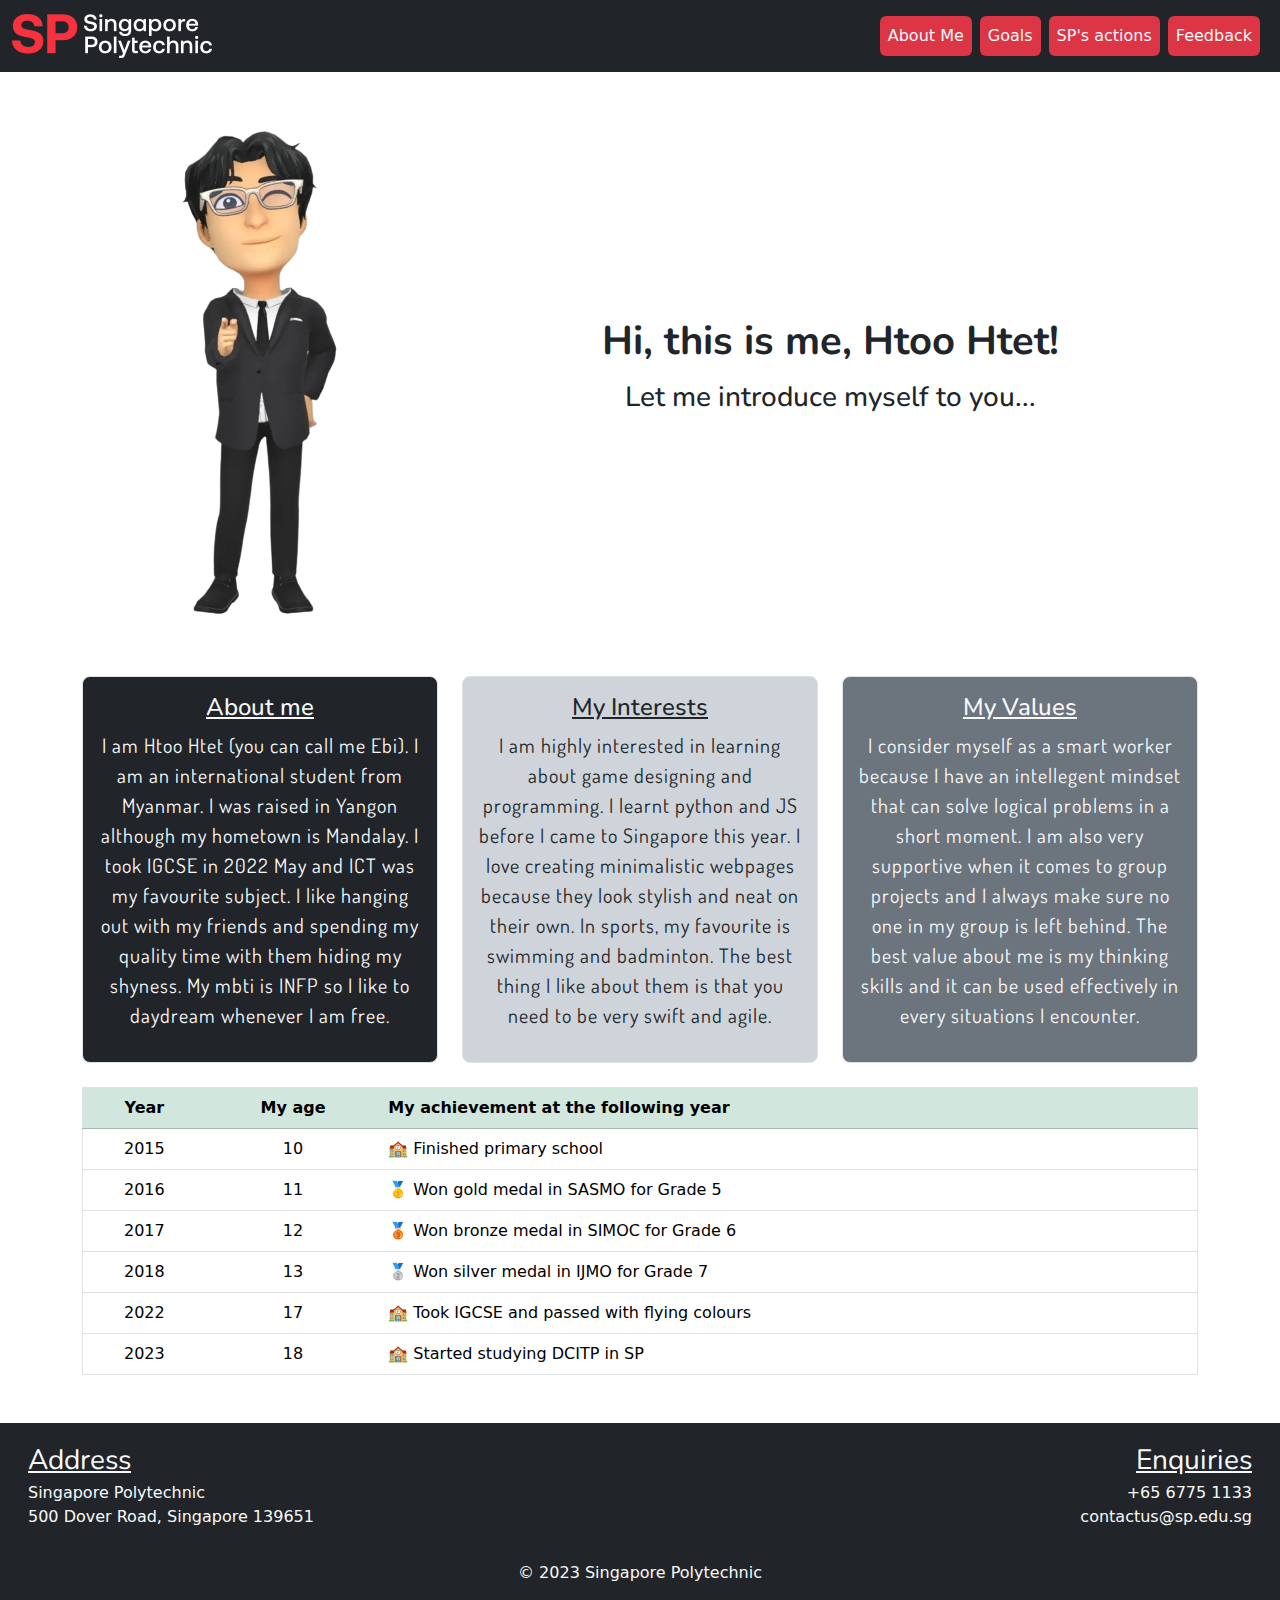
<file: index.html>
<!DOCTYPE html>
<html lang="en">
    <head>
        <meta charset="UTF-8">
        <meta http-equiv="X-UA-Compatible" content="IE=edge">
        <meta name="viewport" content="width=device-width, initial-scale=1.0">
        <title>About ME</title>
        <link href="https://cdn.jsdelivr.net/npm/bootstrap@5.3.0/dist/css/bootstrap.min.css" rel="stylesheet">
        <script src="https://cdn.jsdelivr.net/npm/bootstrap@5.3.0/dist/js/bootstrap.bundle.min.js"></script>
        <link rel="stylesheet" href="css/layout.css">
    </head>
    <body>
        <nav class="navbar navbar-expand-md bg-dark navbar-dark sticky-top">
            <div class="container-fluid">
                <a class="navbar-brand" href="#">
                    <img src="images/splogo.png" alt="SP logo">
                </a>
                <button class="navbar-toggler" type="button" data-bs-toggle="collapse" data-bs-target="#navbar">
                    <span class="navbar-toggler-icon"></span>
                </button>
                <div class="collapse navbar-collapse m-1" id="navbar">
                    <ul class="navbar-nav text-center ms-auto">
                        <li class="nav-item"><a class="nav-link rounded bg-danger text-light text-center m-1" href="#" >About Me</a></li>
                        <li class="nav-item"><a class="nav-link rounded bg-danger text-light text-center m-1" href="html/goals.html">Goals</a></li>
                        <li class="nav-item"><a class="nav-link rounded bg-danger text-light text-center m-1" href="html/actions.html">SP's actions</a></li>
                        <li class="nav-item"><a class="nav-link rounded bg-danger text-light text-center m-1" href="html/feedback.html">Feedback</a></li>
                    </ul>
                </div>
            </div>
        </nav>

        <div class="container mt-5">
            <div class="row row-cols-1 row-cols-2">
                <div class="col-12 col-md-4 text-center">
                    <img src="images/me.png" class="img-fluid">
                </div>
                <div class="col-12 col-md-8 text-center align-self-center">
                    <h1 class="pt-3 pt-md-0 pb-2 h1"><strong>Hi, this is me, Htoo Htet!</strong></h1>
                    <h3 class="pb-3 pb-md-0 h3">
                        Let me introduce myself to you...
                    </h3>
                </div>
            </div>
            <div class="row row-cols-1 row-cols-md-2 row-cols-xl-3 mt-md-5 justify-content-md-center">
                <div class="col col-md-12 col-xl-4 my-2">
                    <div class="bg-dark text-light border rounded-3 text-center p-3">
                        <h4 class="h4"><u>About me</u></h4>
                        <p class="fs-5">
                            I am Htoo Htet (you can call me Ebi).
                            I am an international student from Myanmar.
                            I was raised in Yangon although my hometown is Mandalay.
                            I took IGCSE in 2022 May and ICT was my favourite subject.
                            I like hanging out with my friends and spending my quality time with them hiding my shyness.
                            My mbti is INFP so I like to daydream whenever I am free.
                        </p>
                    </div>
                </div>
                <div class="col my-2">
                    <div class="bg-dark-subtle text-dark border rounded-3 text-center p-3">
                        <h4 class="h4"><u>My Interests</u></h4>
                        <p class="fs-5">
                            I am highly interested in learning about game designing and programming.
                            I learnt python and JS before I came to Singapore this year.
                            I love creating minimalistic webpages because they look stylish and neat on their own.
                            In sports, my favourite is swimming and badminton.
                            The best thing I like about them is that you need to be very swift and agile.
                        </p>
                    </div>
                </div>
                <div class="col mt-2">
                    <div class="bg-secondary text-light border rounded-3 text-center p-3">
                        <h4 class="h4"><u>My Values</u></h4>
                        <p class="fs-5">
                            I consider myself as a smart worker because I have an intellegent mindset that can solve logical problems in a short moment.
                            I am also very supportive when it comes to group projects and I always make sure no one in my group is left behind.
                            The best value about me is my thinking skills and it can be used effectively in every situations I encounter.
                        </p>
                    </div>
                </div>
            </div>
        </div>

        <div class="container mt-3 mb-5 text-center justify-content-center">
            <table class="table table-responsive table-hover border">
                <thead class="table-success">
                    <tr>
                        <th>Year</th>
                        <th>My age</th>
                        <th class="text-start">My achievement at the following year</th>
                    </tr>
                </thead>
                <tbody>
                    <tr>
                        <td>2015</td>
                        <td>10</td>
                        <td class="text-start">&#127979; Finished primary school</td>
                    </tr>
                    <tr>
                        <td>2016</td>
                        <td>11</td>
                        <td class="text-start">&#129351; Won gold medal in SASMO for Grade 5</td>
                    </tr>
                    <tr>
                        <td>2017</td>
                        <td>12</td>
                        <td class="text-start">&#129353; Won bronze medal in SIMOC for Grade 6</td>
                    </tr>
                    <tr>
                        <td>2018</td>
                        <td>13</td>
                        <td class="text-start">&#129352; Won silver medal in IJMO for Grade 7</td>
                    </tr>
                    <tr>
                        <td>2022</td>
                        <td>17</td>
                        <td class="text-start">&#127979; Took IGCSE and passed with flying colours</td>
                    </tr>
                    <tr>
                        <td>2023</td>
                        <td>18</td>
                        <td class="text-start">&#127979; Started studying DCITP in SP</td>
                    </tr>
                </tbody>
            </table>
        </div>
        
        <footer class="container-fluid bg-dark text-light text-center">
            <div class="row p-3">
                <div class="col text-start">
                    <figcaption><u>Address</u></figcaption>
                    <span>
                        Singapore Polytechnic<br> 
                        500 Dover Road, Singapore 139651
                    </span>
                </div>
                <div class="col text-end">
                    <figcaption><u>Enquiries</u></figcaption>
                    <span>
                        +65 6775 1133<br>
                        contactus@sp.edu.sg
                    </span>
                </div>
            </div>
            <div class="row p-3">
                <div class="col text-center">
                    <span>&#169; 2023 Singapore Polytechnic</span>
                </div>
            </div>
        </footer>
    </body>
</html>
</file>
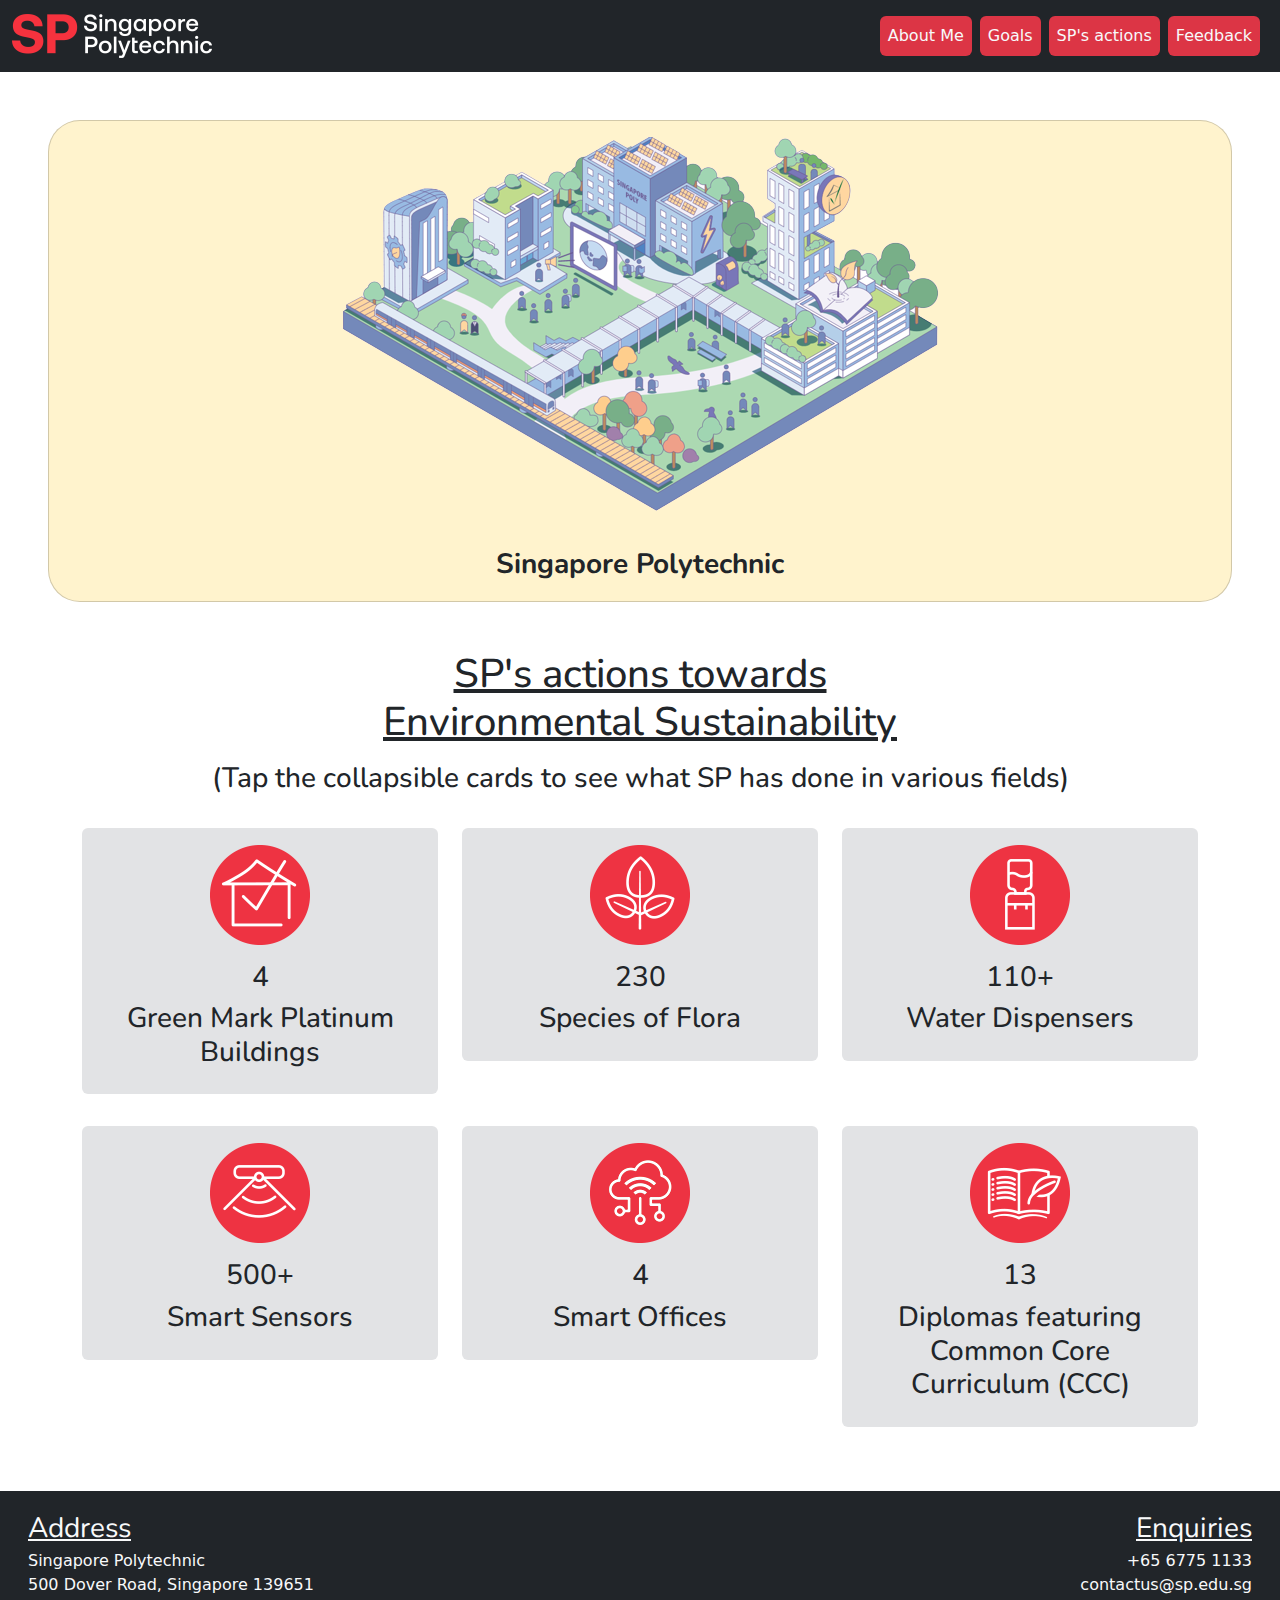
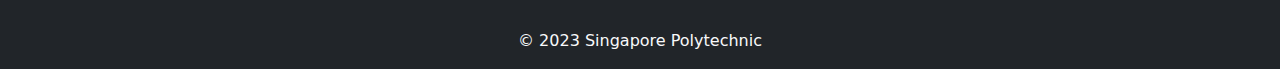
<file: html/actions.html>
<!DOCTYPE html>
<html lang="en">
    <head>
        <meta charset="UTF-8">
        <meta http-equiv="X-UA-Compatible" content="IE=edge">
        <meta name="viewport" content="width=device-width, initial-scale=1.0">
        <title>Actions</title>
        <link href="https://cdn.jsdelivr.net/npm/bootstrap@5.3.0/dist/css/bootstrap.min.css" rel="stylesheet">
        <script src="https://cdn.jsdelivr.net/npm/bootstrap@5.3.0/dist/js/bootstrap.bundle.min.js"></script>
        <link rel="stylesheet" href="../css/layout.css">
    </head>
    <body>
        <nav class="navbar navbar-expand-md bg-dark navbar-dark sticky-top"">
            <div class="container-fluid">
                <a class="navbar-brand" href="#">
                    <img src="../images/splogo.png" alt="SP logo">
                </a>
                <button class="navbar-toggler" type="button" data-bs-toggle="collapse" data-bs-target="#navbar">
                    <span class="navbar-toggler-icon"></span>
                </button>
                <div class="collapse navbar-collapse m-1" id="navbar">
                    <ul class="navbar-nav text-center ms-auto">
                        <li class="nav-item"><a class="nav-link rounded bg-danger text-light text-center m-1" href="../index.html" >About Me</a></li>
                        <li class="nav-item"><a class="nav-link rounded bg-danger text-light text-center m-1" href="goals.html">Goals</a></li>
                        <li class="nav-item"><a class="nav-link rounded bg-danger text-light text-center m-1" href="#">SP's actions</a></li>
                        <li class="nav-item"><a class="nav-link rounded bg-danger text-light text-center m-1" href="feedback.html">Feedback</a></li>
                    </ul>
                </div>
            </div>
        </nav>
        
        <div class="card p-3 m-5  bg-warning-subtle border-1 rounded-5 text-center">
            <figure>
                <img class="img-fluid" src="../images/spmap.png">
                <!-- The above image is credited to "https://www.sp.edu.sg/sp/about-sp/why-sp/sustainability-matters" website -->
            </figure>
            <figcaption><strong>Singapore Polytechnic</strong></figcaption>
        </div>

        <h1 class="h1 text-center"><u>SP's actions towards<br>Environmental Sustainability</u></h1>
        <h3 class="h3 text-center px-4 my-3">(Tap the collapsible cards to see what SP has done in various fields)</h3>

        <div class="container mb-5">
            <div class="row row-cols-1 row-cols-md-2 row-cols-xl-3">
                <div class="col my-3">
                    <div class="card-header p-0 bg-secondary-subtle rounded">
                        <a class="collapsed btn w-100 p-3" data-bs-toggle="collapse" href="#collapse1">
                            <img src="../images/green-mark-buildings.png" class="pb-3">
                            <h3>4</h3>
                            <h4>Green Mark Platinum Buildings</h4>
                        </a>
                    </div>
                    <div id="collapse1" class="collapse">
                        <div class="card-body rounded-bottom bg-danger text-light text-center">
                        <!-- The above image is credited to "https://www.sp.edu.sg/sp/about-sp/why-sp/sustainability-matters" website -->
                        <p class="fs-5 p-3">
                            T18A, T18B, T3B and the SP Sports Arena have been 
                            certified Green Mark Platinum with on-going 
                            efforts to certify all 22 buildings in SP by 2025.
                            <!-- The above text is credited to "https://www.sp.edu.sg/sp/about-sp/why-sp/sustainability-matters" website -->
                        </p>
                        </div>
                    </div>
                </div>
                <div class="col my-3">
                    <div class="card-header p-0 bg-secondary-subtle rounded">
                        <a class="collapsed btn w-100 p-3" data-bs-toggle="collapse" href="#collapse2">
                            <img src="../images/flora.png" class="pb-3">
                            <!-- The above image is credited to "https://www.sp.edu.sg/sp/about-sp/why-sp/sustainability-matters" website -->
                            <h3>230</h3>
                            <h4>Species of Flora</h4>
                        </a>
                    </div>
                    <div id="collapse2" class="collapse">
                        <div class="card-body rounded-bottom bg-danger text-light text-center">
                            <p class="fs-5 p-3">
                                SP's lush campus is home to an incredible 
                                biodiversity of plants including our majestic 
                                Brown Woolly Fig Heritage Trees found near Food Court 1.
                                <!-- The above text is credited to "https://www.sp.edu.sg/sp/about-sp/why-sp/sustainability-matters" website -->
                            </p>
                        </div>
                    </div>
                </div>
                <div class="col my-3">
                    <div class="card-header p-0 bg-secondary-subtle rounded">
                        <a class="collapsed btn w-100 p-3" data-bs-toggle="collapse" href="#collapse3">
                            <img src="../images/water-dispensers.png" class="pb-3">
                            <!-- The above image is credited to "https://www.sp.edu.sg/sp/about-sp/why-sp/sustainability-matters" website -->
                            <h3>110+</h3>
                            <h4>Water Dispensers</h4>
                        </a>
                    </div>
                    <div id="collapse3" class="collapse">
                        <div class="card-body rounded-bottom bg-danger text-light text-center">
                            <p class="fs-5 p-3">
                                We cultivate eco-conscious habits by encouraging students 
                                and staff to use water dispensers around campus and 
                                have ceased the use of plastic bottled water at our events.
                                <!-- The above text is credited to "https://www.sp.edu.sg/sp/about-sp/why-sp/sustainability-matters" website -->
                            </p>
                        </div>
                    </div>
                </div>
                <div class="col my-3">
                    <div class="card-header p-0 bg-secondary-subtle rounded">
                        <a class="collapsed btn w-100 p-3" data-bs-toggle="collapse" href="#collapse4">
                            <img src="../images/sensors.png" class="pb-3">
                            <!-- The above image is credited to "https://www.sp.edu.sg/sp/about-sp/why-sp/sustainability-matters" website -->
                            <h3>500+</h3>
                            <h4>Smart Sensors</h4>
                        </a>
                    </div>
                    <div id="collapse4" class="collapse">
                        <div class="card-body rounded-bottom bg-danger text-light text-center">
                            <p class="fs-5 p-3">
                                Many facilities on campus are monitored with smart sensors 
                                to track human traffic and monitor air quality 
                                for the health and well-being of students and staff.
                                <!-- The above text is credited to "https://www.sp.edu.sg/sp/about-sp/why-sp/sustainability-matters" website -->
                            </p>
                        </div>
                    </div>
                </div>
                <div class="col my-3">
                    <div class="card-header p-0 bg-secondary-subtle rounded">
                        <a class="collapsed btn w-100 p-3" data-bs-toggle="collapse" href="#collapse5">
                            <img src="../images/smart-offices-icons.png" class="pb-3">
                            <!-- The above image is credited to "https://www.sp.edu.sg/sp/about-sp/why-sp/sustainability-matters" website -->
                            <h3>4</h3>
                            <h4>Smart Offices</h4>
                        </a>
                    </div>
                    <div id="collapse5" class="collapse">
                        <div class="card-body rounded-bottom bg-danger text-light text-center">
                            <p class="fs-5 p-3">
                                Enhancing the work environment for the health 
                                and well-being of our staff through air quality 
                                and temperature sensors in our offices.
                                <!-- The above text is credited to "https://www.sp.edu.sg/sp/about-sp/why-sp/sustainability-matters" website -->
                            </p>
                        </div>
                    </div>
                </div>
                <div class="col my-3">
                    <div class="card-header p-0 bg-secondary-subtle rounded">
                        <a class="collapsed btn w-100 p-3" data-bs-toggle="collapse" href="#collapse6">
                            <img src="../images/curriculum.png" class="pb-3">
                            <!-- The above image is credited to "https://www.sp.edu.sg/sp/about-sp/why-sp/sustainability-matters" website -->
                            <h3>13</h3>
                            <h4>Diplomas featuring Common Core Curriculum (CCC)</h4>
                        </a>
                    </div>
                    <div id="collapse6" class="collapse">
                        <div class="card-body rounded-bottom bg-danger text-light text-center">
                            <p class="fs-5 p-3">
                                The CCC prepares our students for the green economy 
                                by exposing them to inter-disciplinary learning experiences 
                                and global issues, framed by the SG Green Plan and 
                                the United Nations’ Sustainable Development Goals, where they will learn 
                                to develop prototype sustainability solutions for real-life issues.
                                <!-- The above text is credited to "https://www.sp.edu.sg/sp/about-sp/why-sp/sustainability-matters" website -->
                            </p>
                        </div>
                    </div>
                </div>
            </div>
        </div>
        
        <footer class="container-fluid bg-dark text-light text-center">
            <div class="row p-3">
                <div class="col text-start">
                    <figcaption><u>Address</u></figcaption>
                    <span>
                        Singapore Polytechnic<br> 
                        500 Dover Road, Singapore 139651
                    </span>
                </div>
                <div class="col text-end">
                    <figcaption><u>Enquiries</u></figcaption>
                    <span>
                        +65 6775 1133<br>
                        contactus@sp.edu.sg
                    </span>
                </div>
            </div>
            <div class="row p-3">
                <div class="col text-center">
                    <span>&#169; 2023 Singapore Polytechnic</span>
                </div>
            </div>
        </footer>
    </body>
</html>
</file>
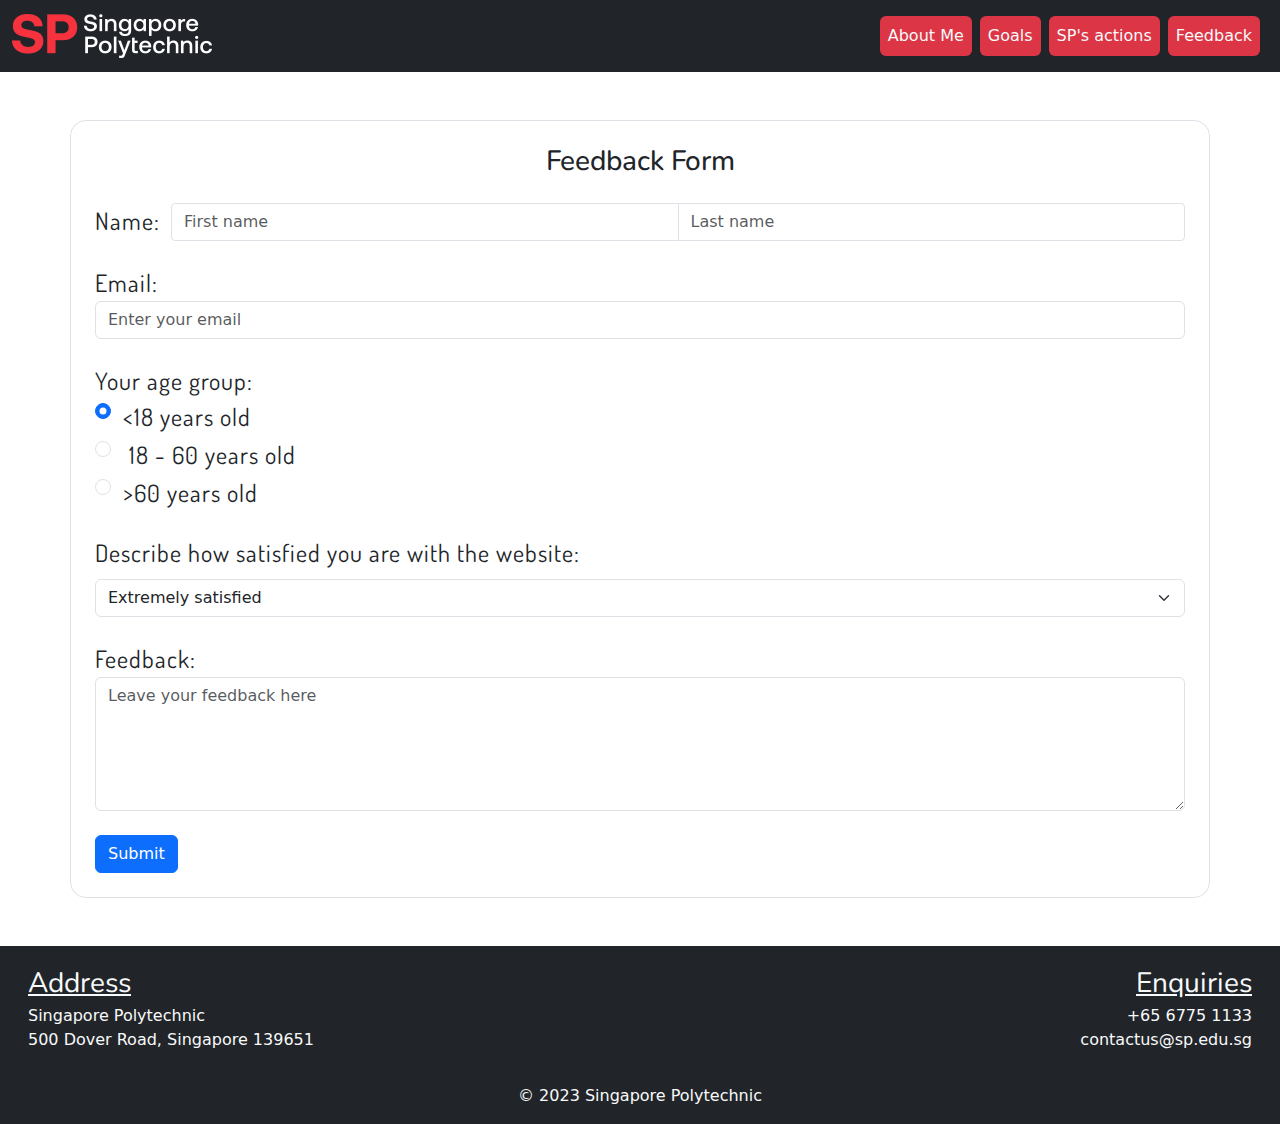
<file: html/feedback.html>
<!DOCTYPE html>
<html lang="en">
    <head>
        <meta charset="UTF-8">
        <meta http-equiv="X-UA-Compatible" content="IE=edge">
        <meta name="viewport" content="width=device-width, initial-scale=1.0">
        <title>Feedback</title>
        <link href="https://cdn.jsdelivr.net/npm/bootstrap@5.3.0/dist/css/bootstrap.min.css" rel="stylesheet">
        <script src="https://cdn.jsdelivr.net/npm/bootstrap@5.3.0/dist/js/bootstrap.bundle.min.js"></script>
        <link rel="stylesheet" href="../css/layout.css">
        <script src="../scripts/script1.js"></script>
    </head>
    <body>
        <nav class="navbar navbar-expand-md bg-dark navbar-dark sticky-top">
            <div class="container-fluid">
                <a class="navbar-brand" href="#">
                    <img src="../images/splogo.png" alt="SP logo">
                </a>
                <button class="navbar-toggler" type="button" data-bs-toggle="collapse" data-bs-target="#navbar">
                    <span class="navbar-toggler-icon"></span>
                </button>
                <div class="collapse navbar-collapse m-1" id="navbar">
                    <ul class="navbar-nav text-center ms-auto">
                        <li class="nav-item"><a class="nav-link rounded bg-danger text-light text-center m-1" href="../index.html" >About Me</a></li>
                        <li class="nav-item"><a class="nav-link rounded bg-danger text-light text-center m-1" href="goals.html">Goals</a></li>
                        <li class="nav-item"><a class="nav-link rounded bg-danger text-light text-center m-1" href="actions.html">SP's actions</a></li>
                        <li class="nav-item"><a class="nav-link rounded bg-danger text-light text-center m-1" href="#">Feedback</a></li>
                    </ul>
                </div>
            </div>
        </nav>

        <div class="container my-5 mx-auto p-4 border rounded-4 justify-content-center">
            <h2 class="text-center">Feedback Form</h2>
            <form onsubmit="return validateForm()">
                <div class=" input-group my-4">
                    <label for="name">Name: &nbsp;</label>
                    <input type="text" class="form-control rounded-start-1" id="firstName" placeholder="First name" name="firstname">
                    <input type="text" class="form-control rounded-end-1" id="lastName" placeholder="Last name" name="lastname">
                </div>
                <div class="my-4">
                    <label for="email">Email:</label>
                    <input type="text" class="form-control" id="email" placeholder="Enter your email" name="email">
                </div>
                <div class="my-4">
                    <label class="form-check-label">Your age group:</label>
                    <div class="form-check">
                        <input type="radio" class="form-check-input" id="radio1" name="optradio" value="option1" checked>
                        <label class="form-check-label px-1" for="radio1"><18 years old</label>
                    </div>
                    <div class="form-check">
                        <input type="radio" class="form-check-input" id="radio2" name="optradio" value="option2">
                        <label class="form-check-label px-1" for="radio2">&nbsp;18 - 60 years old</label>
                    </div>
                    <div class="form-check">
                        <input type="radio" class="form-check-input" id="radio3" name="optradio" value="option3">
                        <label class="form-check-label px-1" for="radio3">>60 years old</label>
                    </div>
                </div>
                <div class="my-4">
                    <label for="sel1" class="form-label">Describe how satisfied you are with the website:</label>
                    <select class="form-select" id="sel1" name="sellist1">
                        <option id="opt1">Extremely satisfied</option>
                        <option id="opt2">Somehow satisfied</option>
                        <option id="opt3">Moderately satisfied</option>
                        <option id="opt4">Somehow unsatisfied</option>
                        <option id="opt5">Extremely unsatisfied</option>
                    </select>
                </div>
                <div class="my-4">
                    <label for="feedback">Feedback:</label>
                    <textarea class="form-control" rows="5" id="feedback" placeholder="Leave your feedback here" name="feedback"></textarea>
                </div>
                <button type="submit" class="btn btn-primary" onsubmit="validateForm()">Submit</button>
            </form>
        </div>

        <footer class="container-fluid bg-dark text-light text-center">
            <div class="row p-3">
                <div class="col text-start">
                    <figcaption><u>Address</u></figcaption>
                    <span>
                        Singapore Polytechnic<br> 
                        500 Dover Road, Singapore 139651
                    </span>
                </div>
                <div class="col text-end">
                    <figcaption><u>Enquiries</u></figcaption>
                    <span>
                        +65 6775 1133<br>
                        contactus@sp.edu.sg
                    </span>
                </div>
            </div>
            <div class="row p-3">
                <div class="col text-center">
                    <span>&#169; 2023 Singapore Polytechnic</span>
                </div>
            </div>
        </footer>
    </body>
</html>
</file>
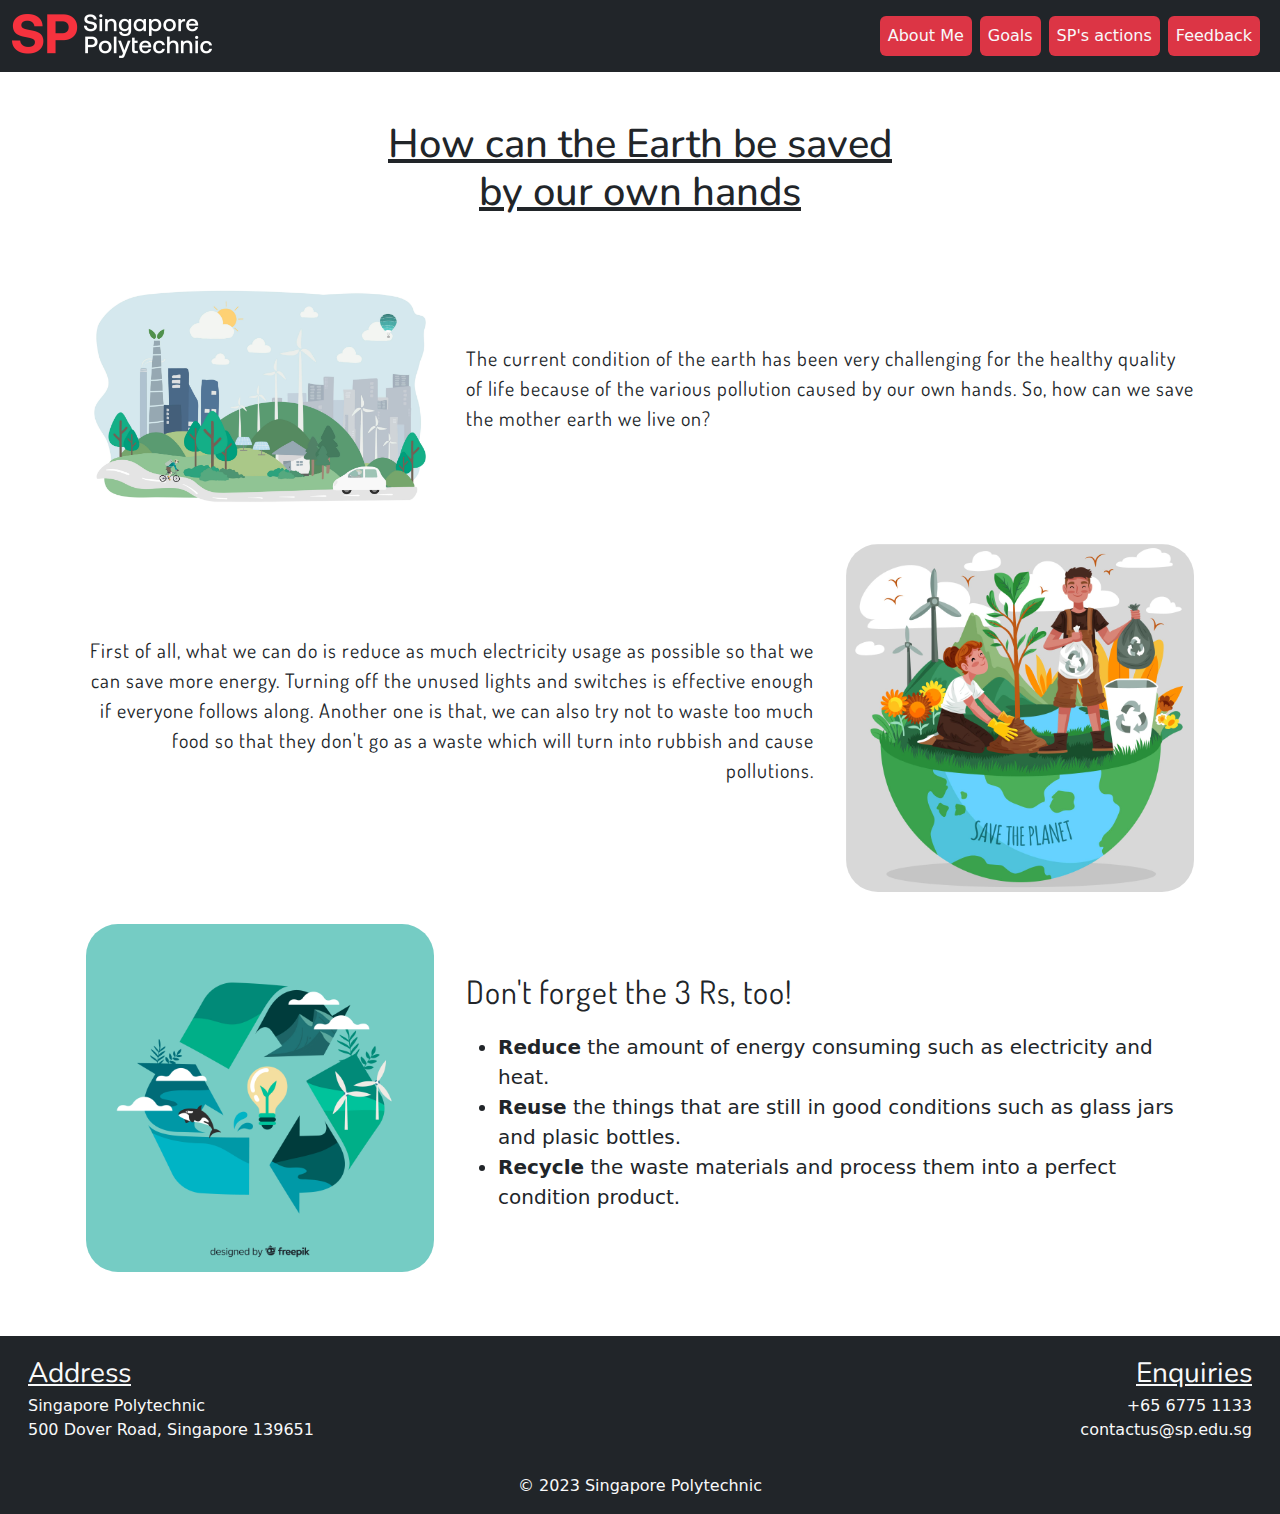
<file: html/goals.html>
<!DOCTYPE html>
<html lang="en">
    <head>
        <meta charset="UTF-8">
        <meta http-equiv="X-UA-Compatible" content="IE=edge">
        <meta name="viewport" content="width=device-width, initial-scale=1.0">
        <title>Actions</title>
        <link href="https://cdn.jsdelivr.net/npm/bootstrap@5.3.0/dist/css/bootstrap.min.css" rel="stylesheet">
        <script src="https://cdn.jsdelivr.net/npm/bootstrap@5.3.0/dist/js/bootstrap.bundle.min.js"></script>
        <link rel="stylesheet" href="../css/layout.css">
    </head>
    <body>
        <nav class="navbar navbar-expand-md bg-dark navbar-dark sticky-top"">
            <div class="container-fluid">
                <a class="navbar-brand" href="#">
                    <img src="../images/splogo.png" alt="SP logo">
                </a>
                <button class="navbar-toggler" type="button" data-bs-toggle="collapse" data-bs-target="#navbar">
                    <span class="navbar-toggler-icon"></span>
                </button>
                <div class="collapse navbar-collapse m-1" id="navbar">
                    <ul class="navbar-nav text-center ms-auto">
                        <li class="nav-item"><a class="nav-link rounded bg-danger text-light text-center m-1" href="../index.html" >About Me</a></li>
                        <li class="nav-item"><a class="nav-link rounded bg-danger text-light text-center m-1" href="#">Goals</a></li>
                        <li class="nav-item"><a class="nav-link rounded bg-danger text-light text-center m-1" href="actions.html">SP's actions</a></li>
                        <li class="nav-item"><a class="nav-link rounded bg-danger text-light text-center m-1" href="feedback.html">Feedback</a></li>
                    </ul>
                </div>
            </div>
        </nav>
        
        <div class="container my-5">
            <h1 class="h1 text-center">
                <u>
                    How can the Earth be saved
                    <br> by our own hands
                </u>
            </h1>
            <div class="row mt-5 row-cols-md-2">
                <div class="col-12 col-md-4 p-3 text-center align-self-center">
                    <img src="../images/environmentpic2.jpg" class="img-fluid rounded-5">
                    <!-- The above image is credited to "https://www.freepik.com/free-vector/illustration-human-avatar-with-environment_2803064.htm#query=environment&position=1&from_view=search&track=sph". -->
                </div>
                <div class="col-12 col-md-8 p-3 text-center text-md-start align-self-center">
                    <p class="fs-5">
                        The current condition of the earth has been very challenging for the healthy quality of life
                        because of the various pollution caused by our own hands. So, how can we save the mother earth we live on?
                    </p>
                </div>
            </div>
            <div class="row">
                <div class="col-12 col-md-8 p-3 text-center text-md-end align-self-center">
                    <p class="fs-5">
                        First of all, what we can do is reduce as much electricity usage as possible so that we can save more energy.
                        Turning off the unused lights and switches is effective enough if everyone follows along.
                        Another one is that, we can also try not to waste too much food so that they don't go as a waste
                        which will turn into rubbish and cause pollutions. 
                    </p>
                </div>
                <div class="col-12 col-md-4 p-3 text-center align-self-center">
                    <img src="../images/environmentpic1.jpg" class="img-fluid rounded-5">
                    <!-- The above image is credited to "https://www.freepik.com/free-vector/hand-drawn-world-environment-day-save-planet-illustration_13758070.htm#query=save%20our%20earth&position=0&from_view=search&track=ais". -->
                </div>
            </div>
            <div class="row">
                <div class="col-12 col-md-4 p-3 text-center align-self-center">
                    <img src="../images/environmentpic3.jpg" class="img-fluid rounded-5">
                    <!-- The above image is credited to "https://www.freepik.com/free-vector/flat-design-ecology-concept-with-natural-elements_4939706.htm#page=4&query=environment&position=19&from_view=search&track=sph". -->
                </div>
                <div class="col-12 col-md-8 p-3 text-md-start align-self-center">
                    <p class="fs-2">
                        Don't forget the 3 Rs, too!
                    </p>
                    <ul>
                        <li class="fs-5"><strong>Reduce</strong> the amount of energy consuming such as electricity and heat.</li>
                        <li class="fs-5"><strong>Reuse</strong> the things that are still in good conditions such as glass jars and plasic bottles.</li>
                        <li class="fs-5"><strong>Recycle</strong> the waste materials and process them into a perfect condition product.</li>
                    </ul>
                </div>
            </div>
        </div>

        <footer class="container-fluid bg-dark text-light text-center">
            <div class="row p-3">
                <div class="col text-start">
                    <figcaption><u>Address</u></figcaption>
                    <span>
                        Singapore Polytechnic<br> 
                        500 Dover Road, Singapore 139651
                    </span>
                </div>
                <div class="col text-end">
                    <figcaption><u>Enquiries</u></figcaption>
                    <span>
                        +65 6775 1133<br>
                        contactus@sp.edu.sg
                    </span>
                </div>
            </div>
            <div class="row p-3">
                <div class="col text-center">
                    <span>&#169; 2023 Singapore Polytechnic</span>
                </div>
            </div>
        </footer>
    </body>
</html>
</file>
<file: css/layout.css>
@font-face {
    font-family: Dosis;
    src: url(../fonts/Dosis.ttf);
}

@font-face {
    font-family: Nunito;
    src: url(../fonts/Nunito.ttf);
}

h1, h2, h3, h4, h5, h6, figcaption {
    font-family: Nunito;
    font-size: 28px;
}

p, label{
    font-family: Dosis;
    font-size: 24px;
    letter-spacing: 1px;
}

label {
    font-family: Dosis;
}
</file>
